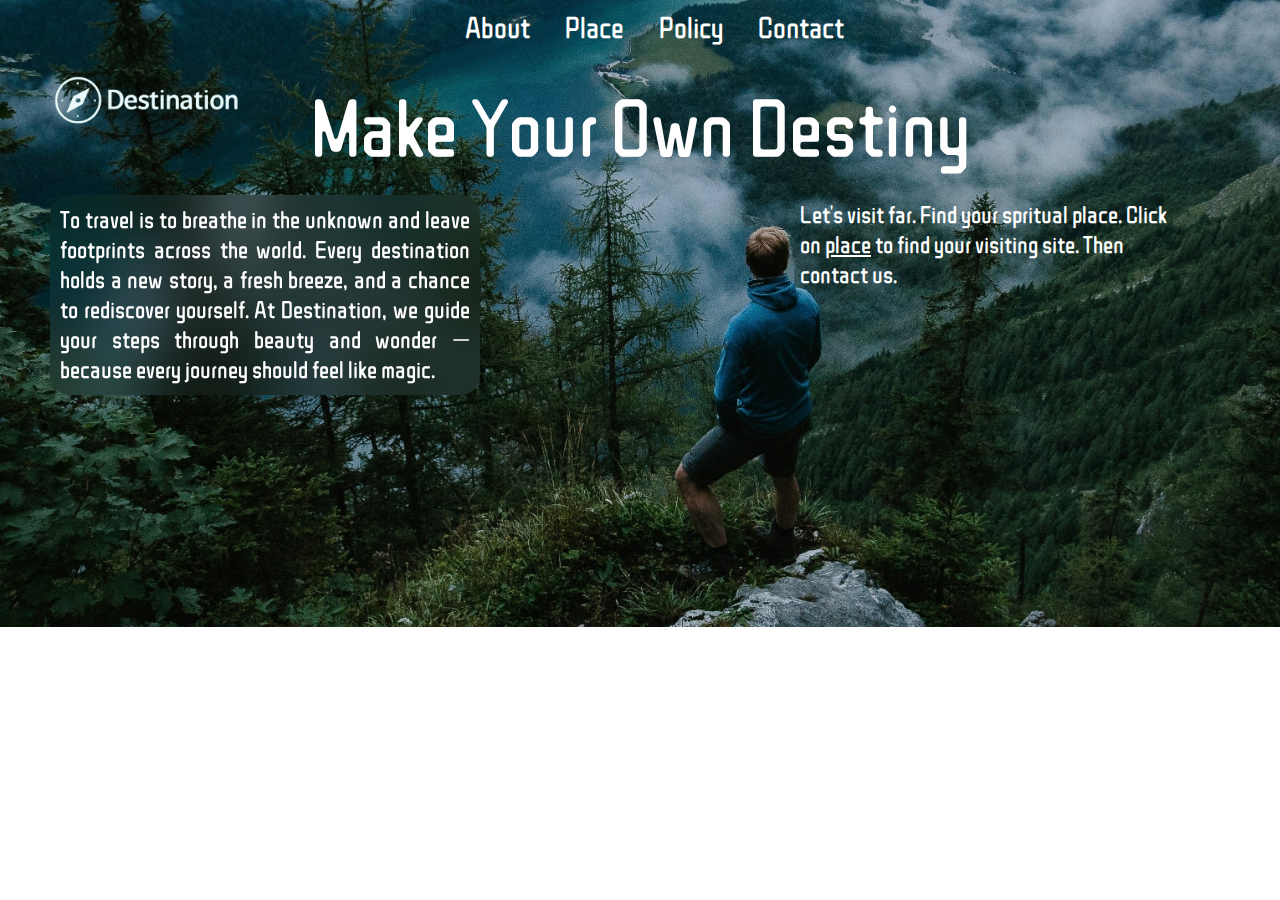
<file: index.html>
<!DOCTYPE html>
<html lang="en">

<head>
    <meta charset="UTF-8">
    <meta name="viewport" content="width=device-width, initial-scale=1.0">
    <title>www.destination.com</title>
    <link rel="stylesheet" href="style.css">
    <link rel="shortcut icon" href="favicon.png" type="image/png">
</head>

<body>
   
    <div>
           <div class="logo-div">
            <img src="logo3.png" alt="Destination Logo">
        </div>
        <div class="nav-div">
            <nav>
             
                <a href="/about.html">About</a>
                <a href="">Place</a>
                <a href="/policy.html">Policy</a>
                <a href="">Contact</a>
            </nav>
        </div>

        <div class="content">
        
            <h1>Make Your Own Destiny</h1>
<p class="p1">To travel is to breathe in the unknown and leave footprints across the world. Every destination holds a new story, a fresh breeze, and a chance to rediscover yourself. At Destination, we guide your steps through beauty and wonder — because every journey should feel like magic.</p>
       </div>
       <div class="contentex"><p class="p2">Let's visit far. Find your spritual place. Click on <u>place</u> to find your visiting site. Then contact us.</p></div>
    </div>
</body>

</html>
</file>
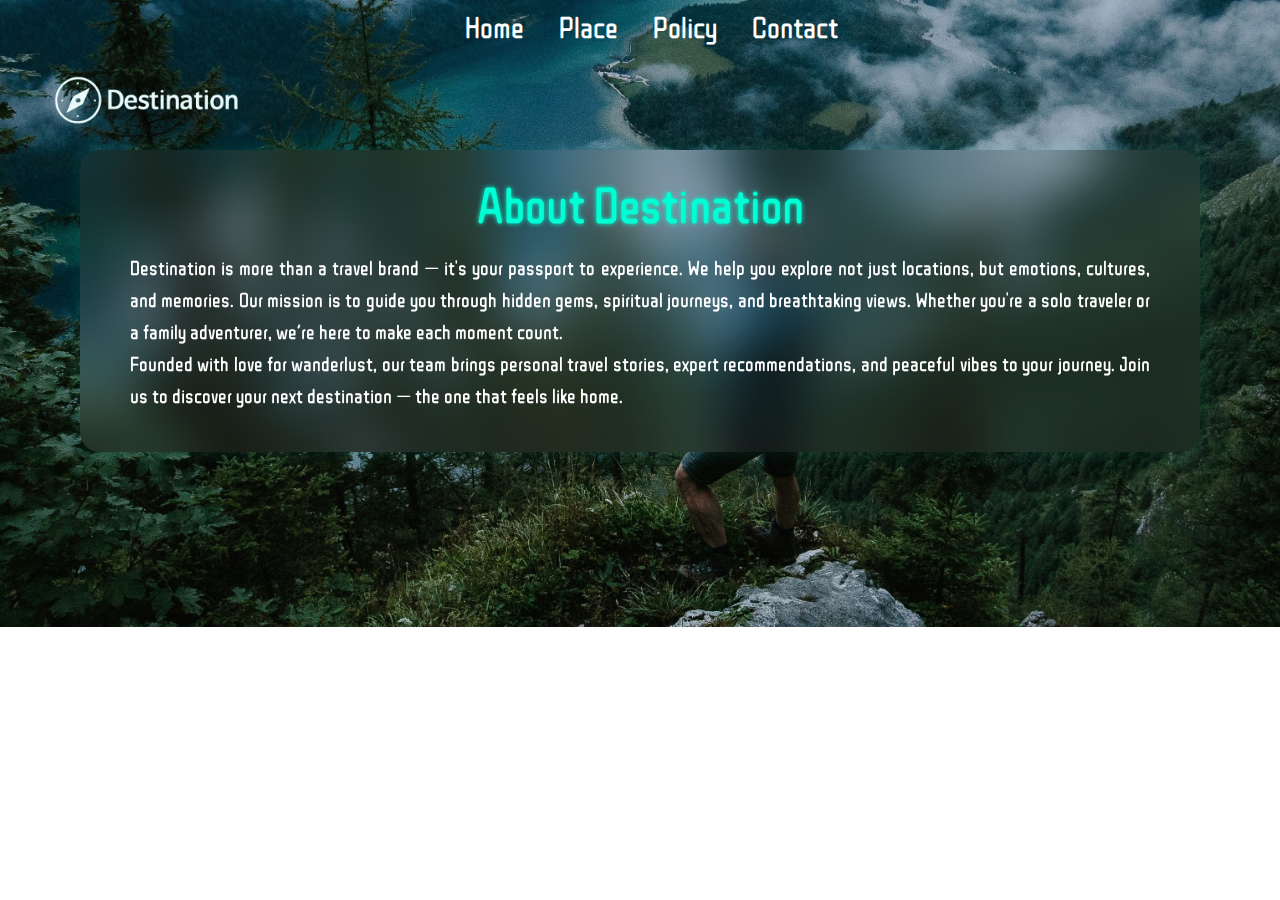
<file: about.html>
<!DOCTYPE html>
<html lang="en">
<head>
    <meta charset="UTF-8">
    <meta name="viewport" content="width=device-width, initial-scale=1.0">
    <title>About |  Destination</title>
    <link rel="stylesheet" href="about.css">
       <link rel="shortcut icon" href="favicon.png" type="image/png">
</head>
<body>
    <!DOCTYPE html>
<html lang="en">
<head>
  <meta charset="UTF-8">
  <meta name="viewport" content="width=device-width, initial-scale=1.0">
  <title>About | Destination</title>
  <link rel="stylesheet" href="style.css">
<link rel="shortcut icon" href="favicon.png" type="image/png">
</head>
<body>
  <div class="logo-div">
    <img src="logo3.png" alt="Destination Logo">
  </div>

  <div class="nav-div">
    <nav>
      <a href="index.html">Home</a>
      
      <a href="place.html">Place</a>
      <a href="policy.html">Policy</a>
      <a href="contact.html">Contact</a>
    </nav>
  </div>

  <div class="about-page">
    <h1>About Destination</h1>
    <p>
      Destination is more than a travel brand — it's your passport to experience. We help you explore not just locations,
      but emotions, cultures, and memories. Our mission is to guide you through hidden gems, spiritual journeys, and breathtaking views.
      Whether you're a solo traveler or a family adventurer, we’re here to make each moment count.
    </p>
    <p>
      Founded with love for wanderlust, our team brings personal travel stories, expert recommendations, and peaceful vibes to your journey.
      Join us to discover your next destination — the one that feels like home.
    </p>
  </div>
</body>
</html>

</body>
</html>
</file>
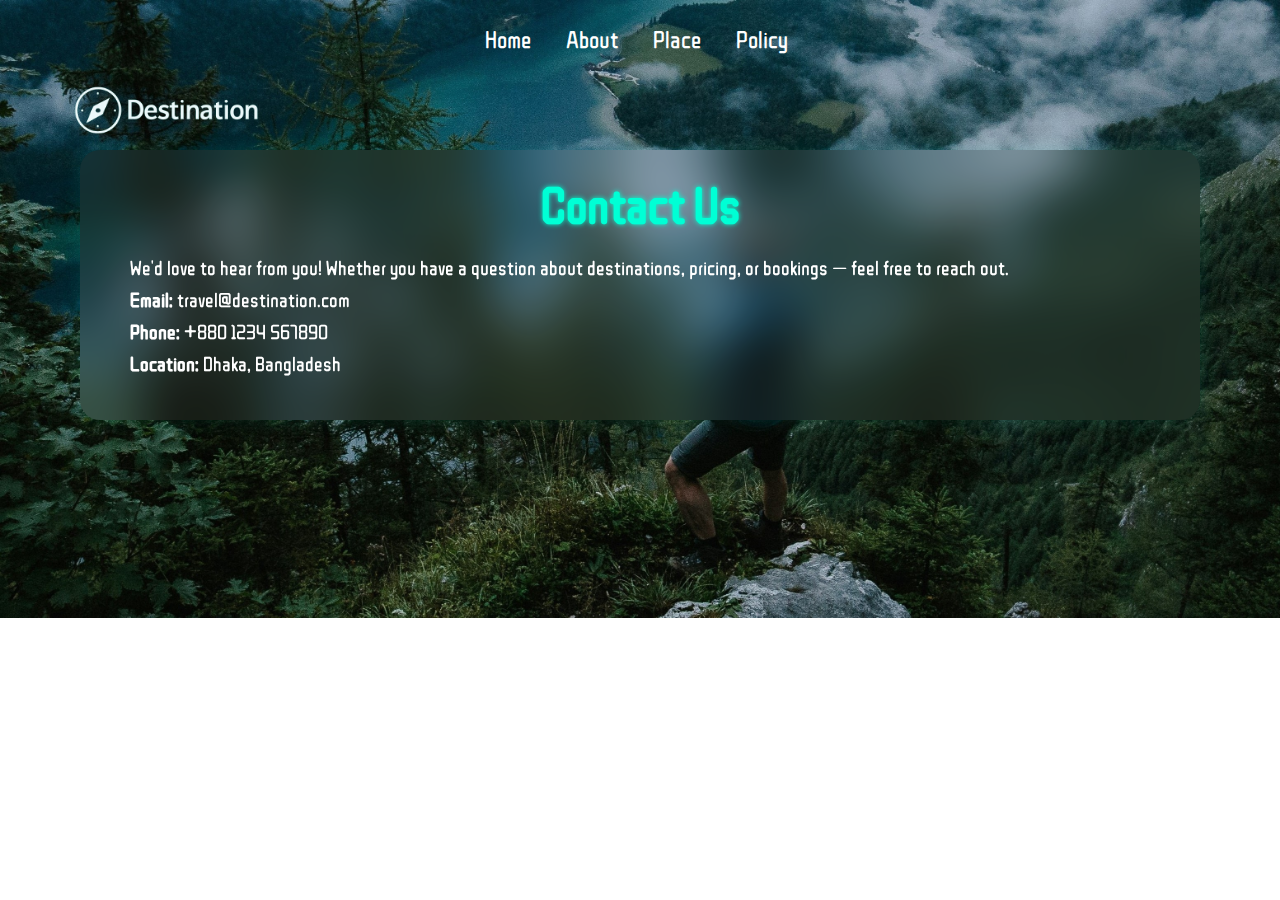
<file: contact.html>
<!DOCTYPE html>
<html lang="en">
<head>
  <meta charset="UTF-8" />
  <meta name="viewport" content="width=device-width, initial-scale=1.0"/>
  <title>Contact | Destination</title>
  <link rel="stylesheet" href="contact.css" />
  <link rel="icon" type="image/png" href="favicon.png" />
</head>
<body>
  <div class="logo-div">
    <img src="logo3.png" alt="Destination Logo" />
  </div>

  <div class="nav-div">
    <nav>
      <a href="index.html">Home</a>
      <a href="about.html">About</a>
      <a href="place.html">Place</a>
      <a href="policy.html">Policy</a>
      
    </nav>
  </div>

  <div class="about-page">
    <h1>Contact Us</h1>
    <p>We'd love to hear from you! Whether you have a question about destinations, pricing, or bookings — feel free to reach out.</p>
    <p><strong>Email:</strong> travel@destination.com<br>
       <strong>Phone:</strong> +880 1234 567890<br>
       <strong>Location:</strong> Dhaka, Bangladesh</p>
  </div>
</body>
</html>
</file>
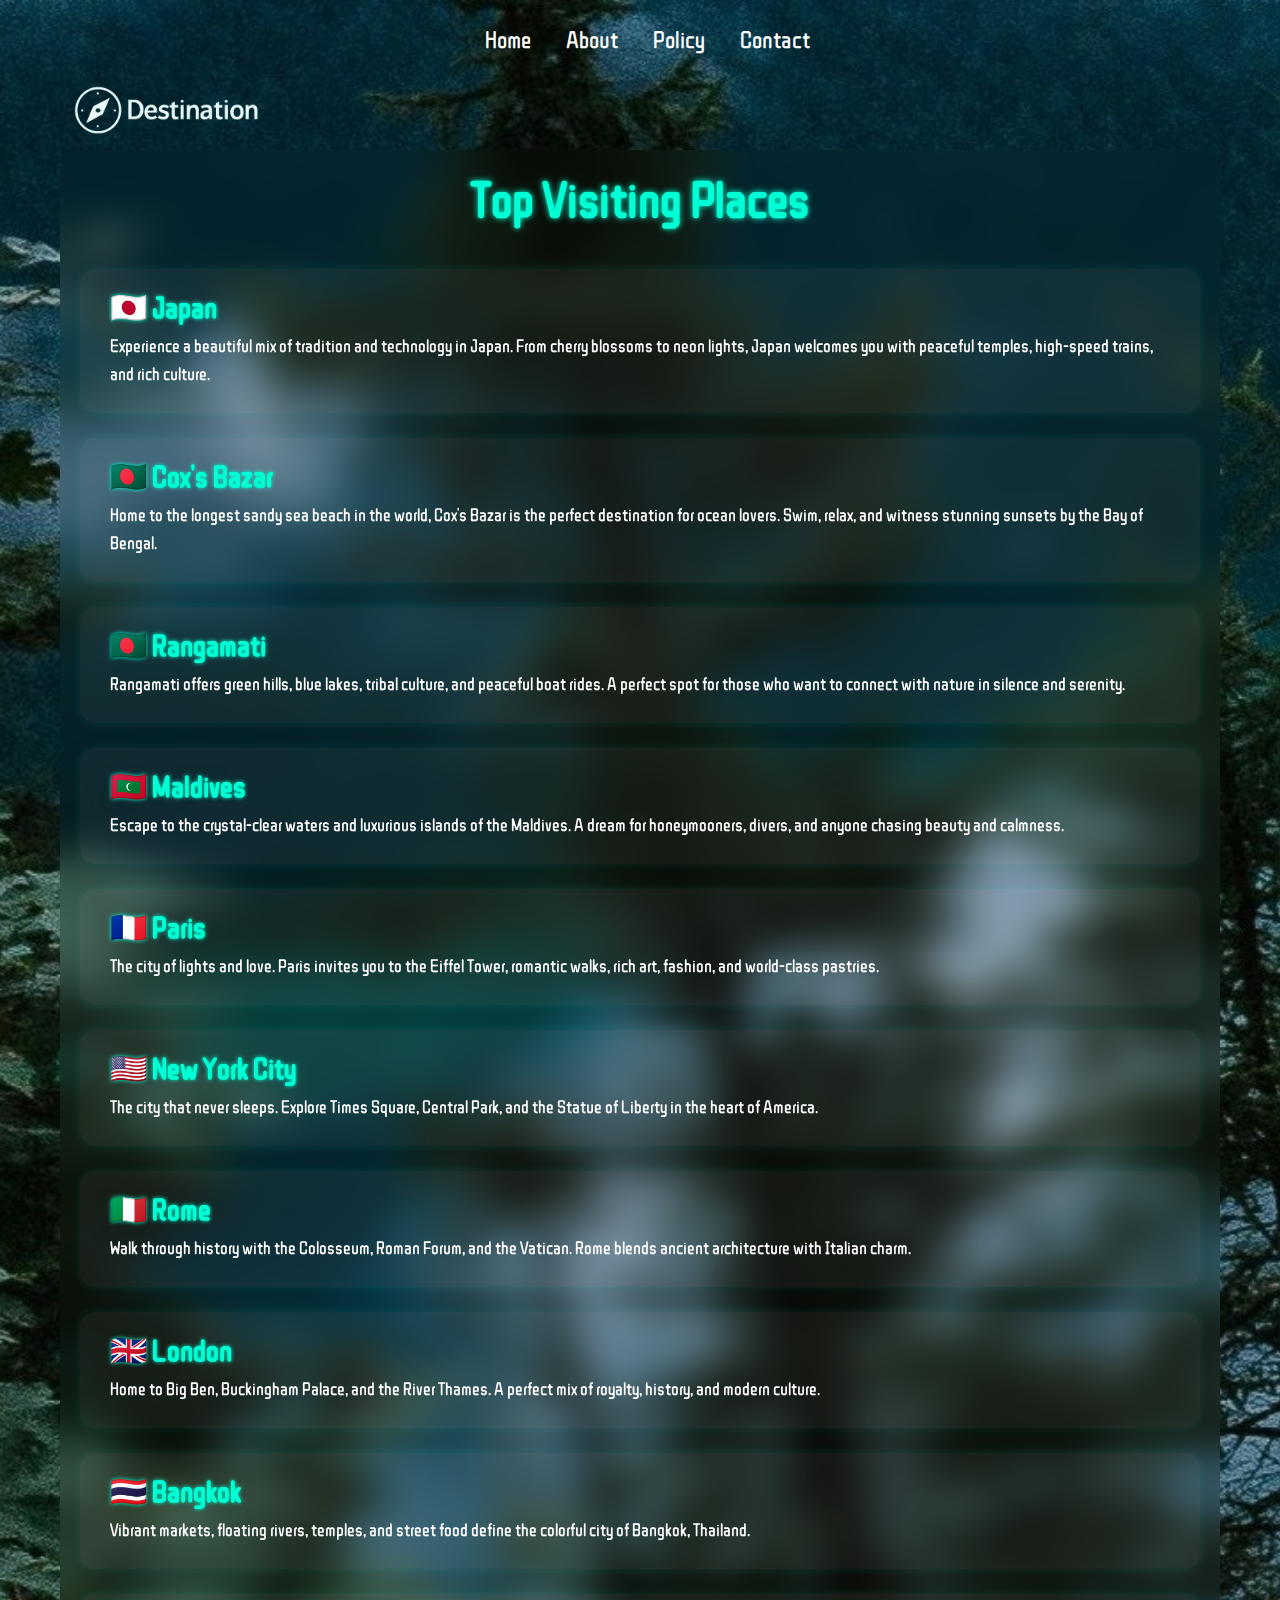
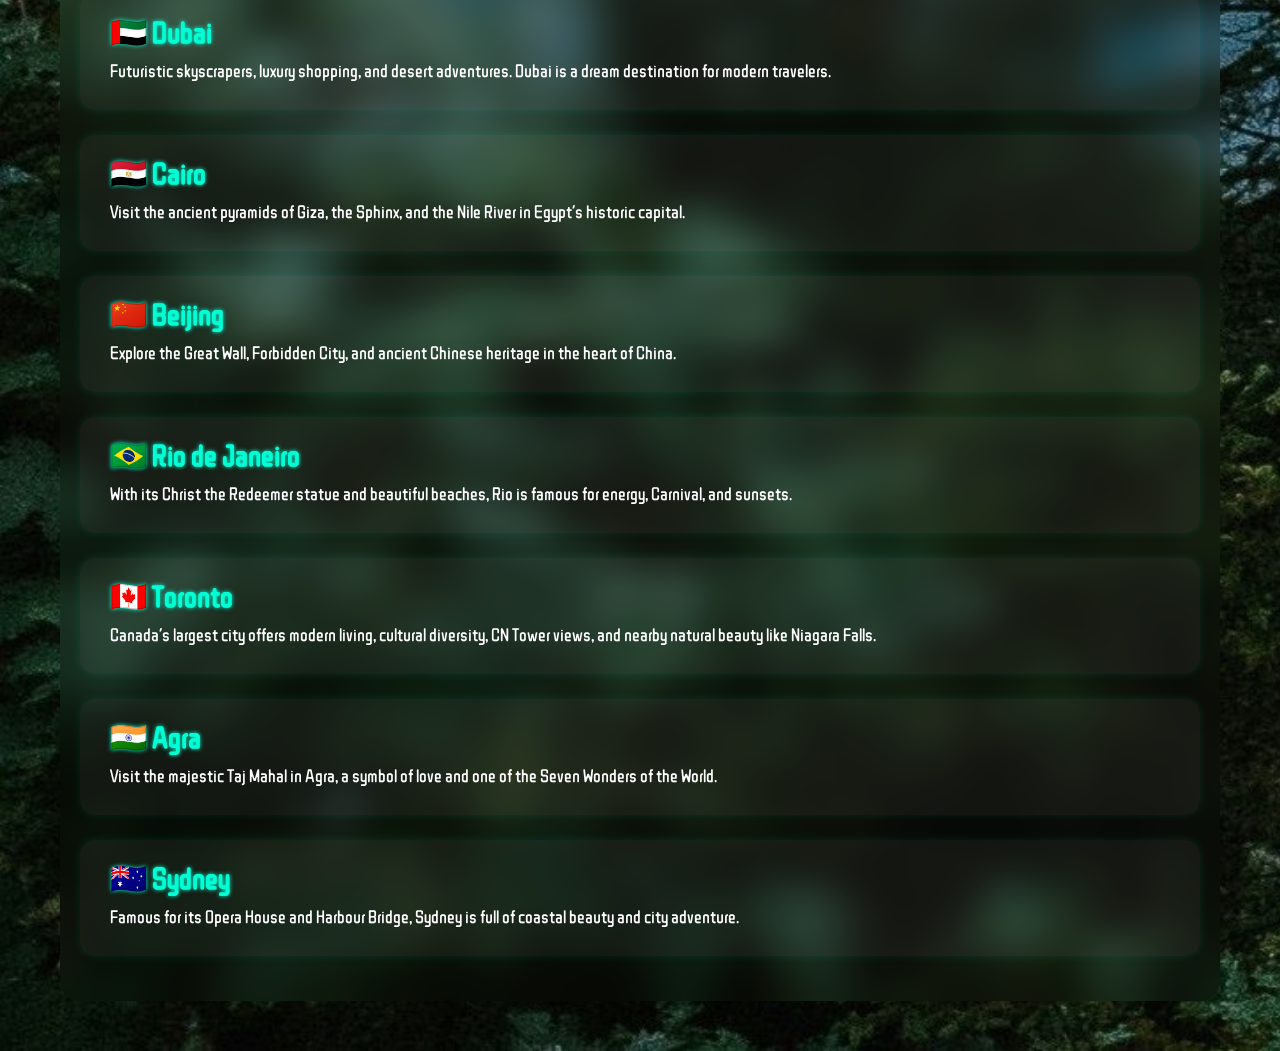
<file: place.html>
<!DOCTYPE html>
<html lang="en">
<head>
  <meta charset="UTF-8" />
  <meta name="viewport" content="width=device-width, initial-scale=1.0"/>
  <title>Places | Destination</title>
  <link rel="stylesheet" href="place.css" />
  <link rel="icon" type="image/png" href="favicon.png" />
</head>
<body>
  <div class="logo-div">
    <img src="logo3.png" alt="Destination Logo" />
  </div>

  <div class="nav-div">
    <nav>
      <a href="index.html">Home</a>
      <a href="about.html">About</a>
      
      <a href="policy.html">Policy</a>
      <a href="contact.html">Contact</a>
    </nav>
  </div>

  <div class="places-page">
    <h1>Top Visiting Places</h1>

    <div class="place-card">
      <h2>🇯🇵 Japan</h2>
      <p>Experience a beautiful mix of tradition and technology in Japan. From cherry blossoms to neon lights, Japan welcomes you with peaceful temples, high-speed trains, and rich culture.</p>
    </div>

    <div class="place-card">
      <h2>🇧🇩 Cox's Bazar</h2>
      <p>Home to the longest sandy sea beach in the world, Cox's Bazar is the perfect destination for ocean lovers. Swim, relax, and witness stunning sunsets by the Bay of Bengal.</p>
    </div>

    <div class="place-card">
      <h2>🇧🇩 Rangamati</h2>
      <p>Rangamati offers green hills, blue lakes, tribal culture, and peaceful boat rides. A perfect spot for those who want to connect with nature in silence and serenity.</p>
    </div>

    <div class="place-card">
      <h2>🇲🇻 Maldives</h2>
      <p>Escape to the crystal-clear waters and luxurious islands of the Maldives. A dream for honeymooners, divers, and anyone chasing beauty and calmness.</p>
    </div>

    <div class="place-card">
      <h2>🇫🇷 Paris</h2>
      <p>The city of lights and love. Paris invites you to the Eiffel Tower, romantic walks, rich art, fashion, and world-class pastries.</p>
    </div>
<div class="place-card">
  <h2>🇺🇸 New York City</h2>
  <p>The city that never sleeps. Explore Times Square, Central Park, and the Statue of Liberty in the heart of America.</p>
</div>

<div class="place-card">
  <h2>🇮🇹 Rome</h2>
  <p>Walk through history with the Colosseum, Roman Forum, and the Vatican. Rome blends ancient architecture with Italian charm.</p>
</div>

<div class="place-card">
  <h2>🇬🇧 London</h2>
  <p>Home to Big Ben, Buckingham Palace, and the River Thames. A perfect mix of royalty, history, and modern culture.</p>
</div>

<div class="place-card">
  <h2>🇹🇭 Bangkok</h2>
  <p>Vibrant markets, floating rivers, temples, and street food define the colorful city of Bangkok, Thailand.</p>
</div>

<div class="place-card">
  <h2>🇦🇪 Dubai</h2>
  <p>Futuristic skyscrapers, luxury shopping, and desert adventures. Dubai is a dream destination for modern travelers.</p>
</div>

<div class="place-card">
  <h2>🇪🇬 Cairo</h2>
  <p>Visit the ancient pyramids of Giza, the Sphinx, and the Nile River in Egypt’s historic capital.</p>
</div>

<div class="place-card">
  <h2>🇨🇳 Beijing</h2>
  <p>Explore the Great Wall, Forbidden City, and ancient Chinese heritage in the heart of China.</p>
</div>

<div class="place-card">
  <h2>🇧🇷 Rio de Janeiro</h2>
  <p>With its Christ the Redeemer statue and beautiful beaches, Rio is famous for energy, Carnival, and sunsets.</p>
</div>

<div class="place-card">
  <h2>🇨🇦 Toronto</h2>
  <p>Canada’s largest city offers modern living, cultural diversity, CN Tower views, and nearby natural beauty like Niagara Falls.</p>
</div>

<div class="place-card">
  <h2>🇮🇳 Agra</h2>
  <p>Visit the majestic Taj Mahal in Agra, a symbol of love and one of the Seven Wonders of the World.</p>
</div>

<div class="place-card">
  <h2>🇦🇺 Sydney</h2>
  <p>Famous for its Opera House and Harbour Bridge, Sydney is full of coastal beauty and city adventure.</p>
</div>

  </div>
</body>
</html>
</file>
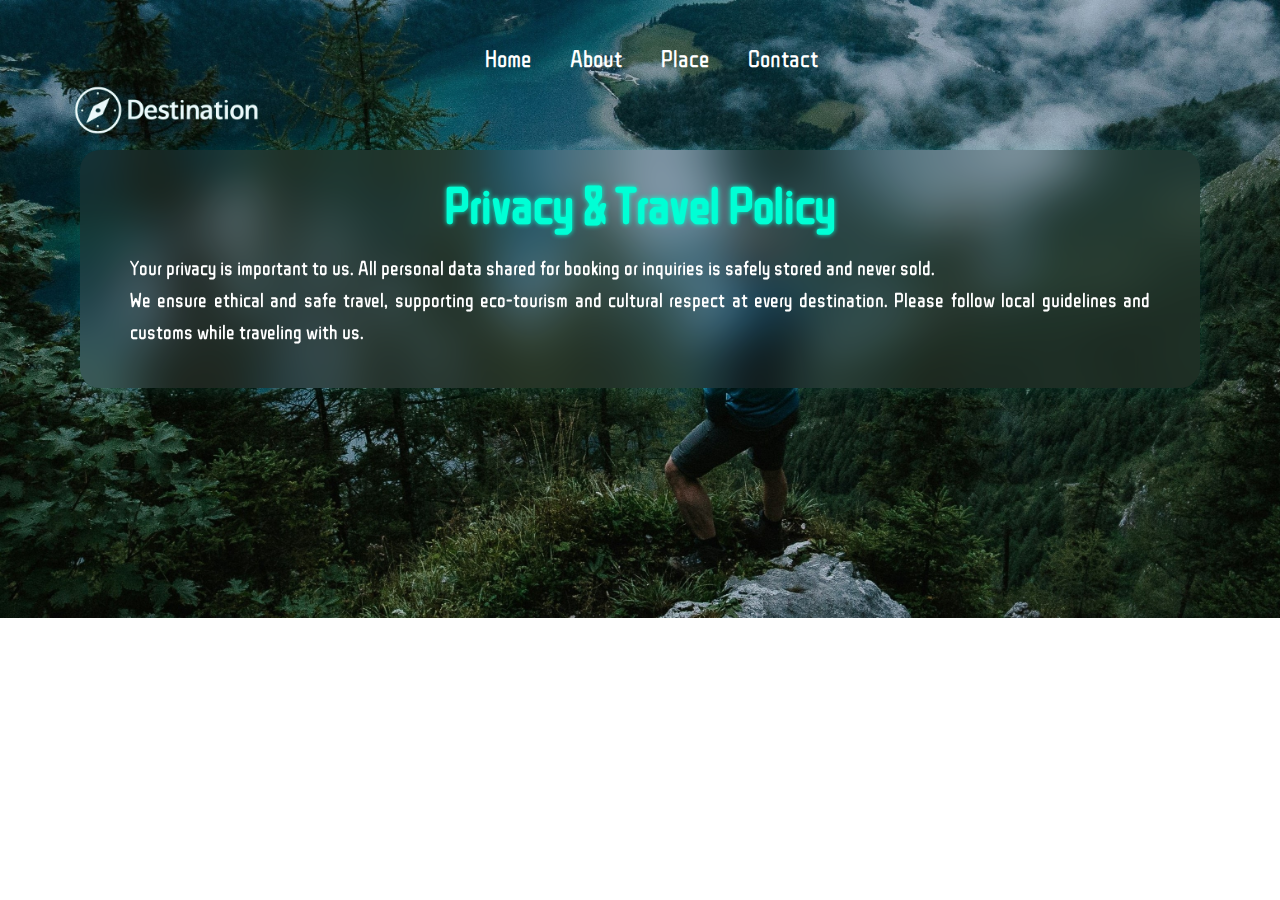
<file: policy.html>
<!DOCTYPE html>
<html lang="en">
<head>
  <meta charset="UTF-8" />
  <meta name="viewport" content="width=device-width, initial-scale=1.0"/>
  <title>Policy | Destination</title>
  <link rel="stylesheet" href="policy.css"/>
  <link rel="icon" type="image/png" href="favicon.png" />
</head>
<body>
  <div class="logo-div">
    <img src="logo3.png" alt="Destination Logo" />
  </div>

  <div class="nav-div">
    <nav>
      <a href="index.html">Home</a>
      <a href="about.html">About</a>
      <a href="place.html">Place</a>
      
      <a href="contact.html">Contact</a>
    </nav>
  </div>

  <div class="about-page">
    <h1>Privacy & Travel Policy</h1>
    <p>Your privacy is important to us. All personal data shared for booking or inquiries is safely stored and never sold.</p>
    <p>We ensure ethical and safe travel, supporting eco-tourism and cultural respect at every destination. Please follow local guidelines and customs while traveling with us.</p>
  </div>
</body>
</html>
</file>
<file: style.css>
@import url('https://fonts.googleapis.com/css2?family=Bitcount+Grid+Double:wght@100..900&family=Michroma&family=WDXL+Lubrifont+TC&display=swap');
* {
    margin:0;
    padding: 0;
  font-family: "WDXL Lubrifont TC", sans-serif;
  font-weight: 400;
  font-style: normal
  
}
body {
    background-image: url(bg.jpg);
    background-repeat: no-repeat;
    background-size:1300px;

    
}
.nav-div {
    font-size: 30px;
    text-align: center;
    margin-top: 10px;
   position: absolute;
   top: 0;
   left: 450px;
}
.nav-div a {
    color:rgb(255, 255, 255);
    text-decoration:none;
padding:15px ;
}
.nav-div a:hover {
    color: #00ffd5;
    border-bottom: 2px solid #00ffd5;
    text-shadow: 0 0 3px #00ffd5;

}
.content h1 {
    color: white;
    margin-top: 80px;
    font-size: 80px;
    text-align: center;
}
.p1{
    color: white;
    /* border: 1px solid red; */
    text-align:justify;
    font-size: x-large;
    margin-top: 20px;
    margin-right: 800px;
margin-left: 50px;
line-height: 30px;
backdrop-filter: blur(30px);
border-radius: 20px;
padding: 10px;
display: flex;
justify-content:space-between;
}
.p2 {
    color: white;
    font-size: x-large;
}
.contentex {
    position: absolute;
    right: 0;
    top: 200px;
    margin-left: 800px;
    margin-right: 100px;
    line-height: 30px;
}
.logo-div {
    position: absolute;
    top: 0px;
    left: 0px;
    
}

.logo-div img {
    height: 200px; 
    
}
</file>
<file: about.css>
.about-page {
    margin: 150px 80px 50px 80px;
    background: rgba(255, 255, 255, 0.05);
    backdrop-filter: blur(25px);
    padding: 40px 50px;
    border-radius: 20px;
    color: white;
    font-size: 20px;
    line-height: 32px;
    box-shadow: 0 0 20px rgba(0, 255, 213, 0.1);
    text-align: justify;
}

.about-page h1 {
    font-size: 50px;
    text-align: center;
    color: #00ffd5;
    text-shadow: 0 0 5px #00ffd5;
    margin-bottom: 30px;
}
</file>
<file: contact.css>
@import url('https://fonts.googleapis.com/css2?family=WDXL+Lubrifont+TC&display=swap');

* {
    margin: 0;
    padding: 0;
    box-sizing: border-box;
    font-family: "WDXL Lubrifont TC", sans-serif;
}

body {
    background-image: url(bg.jpg); /* use your actual background image */
    background-size: cover;
    background-repeat: no-repeat;
    color: white;
}

/* LOGO */
.logo-div {
    position: absolute;
    top: 10px;
    left: 20px;
}

.logo-div img {
    height: 200px;
    width: auto;
}

/* NAVBAR */
.nav-div {
    font-size: 30px;
    text-align: center;
    margin-top: 10px;
    position: absolute;
    top: 0;
    left: 450px;
    /* background: rgba(255, 255, 255, 0.05); */
    padding: 10px 20px;
    /* border-radius: 10px; */
    /* backdrop-filter: blur(10px); */
    /* box-shadow: 0 0 10px rgba(0, 255, 213, 0.3); */
}

.nav-div a {
    color: white;
    text-decoration: none;
    padding: 15px;
    position: relative;
    transition: all 0.3s ease;
    font-size: 24px;
}

.nav-div a::after {
    content: '';
    position: absolute;
    left: 0;
    bottom: 5px;
    height: 2px;
    width: 0%;
    background-color: #00ffd5;
    transition: width 0.3s ease;
}

.nav-div a:hover {
    color: #00ffd5;
    text-shadow: 0 0 5px #00ffd5;
}

.nav-div a:hover::after {
    width: 100%;
}

/* CONTACT SECTION */
.about-page {
    margin: 150px 80px 50px 80px;
    background: rgba(255, 255, 255, 0.05);
    backdrop-filter: blur(25px);
    padding: 40px 50px;
    border-radius: 20px;
    color: white;
    font-size: 20px;
    line-height: 32px;
    box-shadow: 0 0 20px rgba(0, 255, 213, 0.1);
    text-align: justify;
}

.about-page h1 {
    font-size: 50px;
    text-align: center;
    color: #00ffd5;
    text-shadow: 0 0 5px #00ffd5;
    margin-bottom: 30px;
}
</file>
<file: place.css>
@import url('https://fonts.googleapis.com/css2?family=WDXL+Lubrifont+TC&display=swap');

* {
  margin: 0;
  padding: 0;
  box-sizing: border-box;
  font-family: "WDXL Lubrifont TC", sans-serif;
}

body {
  background-image: url(bg.jpg);
  background-size: cover;
  background-repeat:repeat;
  color: white;
}

/* LOGO */
.logo-div {
  position: absolute;
  top: 10px;
  left: 20px;
}

.logo-div img {
  height: 200px;
  width: auto;
}

/* NAVBAR */
.nav-div {
  font-size: 30px;
  text-align: center;
  margin-top: 10px;
  position: absolute;
  top: 0;
  left: 450px;
  /* background: rgba(255, 255, 255, 0.05); */
  padding: 10px 20px;
  /* border-radius: 10px;
  backdrop-filter: blur(10px);
  box-shadow: 0 0 10px rgba(0, 255, 213, 0.3); */
}

.nav-div a {
  color: white;
  text-decoration: none;
  padding: 15px;
  position: relative;
  transition: all 0.3s ease;
  font-size: 24px;
}

.nav-div a::after {
  content: '';
  position: absolute;
  left: 0;
  bottom: 5px;
  height: 2px;
  width: 0%;
  background-color: #00ffd5;
  transition: width 0.3s ease;
}

.nav-div a:hover {
  color: #00ffd5;
  text-shadow: 0 0 5px #00ffd5;
}

.nav-div a:hover::after {
  width: 100%;
}

/* PLACES SECTION */
.places-page {
  margin: 150px 60px 50px 60px;
  padding: 20px;
  backdrop-filter: blur(20px);
  border-radius: 20px;
}

.places-page h1 {
  text-align: center;
  font-size: 50px;
  color: #00ffd5;
  text-shadow: 0 0 6px #00ffd5;
  margin-bottom: 40px;
}

.place-card {
  background: rgba(255, 255, 255, 0.05);
  backdrop-filter: blur(10px);
  padding: 25px 30px;
  border-radius: 15px;
  margin-bottom: 25px;
  box-shadow: 0 0 10px rgba(0, 255, 213, 0.1);
  line-height: 28px;
  font-size: 18px;
}

.place-card h2 {
  font-size: 30px;
  color: #00ffd5;
  margin-bottom: 10px;
  text-shadow: 0 0 4px #00ffd5;
}
</file>
<file: policy.css>
@import url('https://fonts.googleapis.com/css2?family=WDXL+Lubrifont+TC&display=swap');

* {
    margin: 0;
    padding: 0;
    box-sizing: border-box;
    font-family: "WDXL Lubrifont TC", sans-serif;
}

body {
    background-image: url(bg.jpg); /* use your background */
    background-size: cover;
    background-repeat: no-repeat;
    color: white;
}

/* LOGO */
.logo-div {
    position: absolute;
    top: 10px;
    left: 20px;
}

.logo-div img {
    height: 200px;
    width: auto;
}

/* NAVBAR */
.nav-div {
    font-size: 50px;
    text-align: center;
    margin-top: 10px;
    position: absolute;
    top: 0;
    left: 450px;
    /* background: rgba(255, 255, 255, 0.05); */
    padding: 10px 20px;
    /* border-radius: 10px; */
    /* backdrop-filter: blur(10px); */
    /* box-shadow: 0 0 10px rgba(0, 255, 213, 0.3); */
}

.nav-div a {
    color: white;
    text-decoration: none;
    padding: 15px;
    position: relative;
    transition: all 0.3s ease;
    font-size: 24px;
}

.nav-div a::after {
    content: '';
    position: absolute;
    left: 0;
    bottom: 5px;
    height: 2px;
    width: 0%;
    background-color: #00ffd5;
    transition: width 0.3s ease;
}

.nav-div a:hover {
    color: #00ffd5;
    text-shadow: 0 0 5px #00ffd5;
}

.nav-div a:hover::after {
    width: 100%;
}

/* POLICY SECTION */
.about-page {
    margin: 150px 80px 50px 80px;
    background: rgba(255, 255, 255, 0.05);
    backdrop-filter: blur(25px);
    padding: 40px 50px;
    border-radius: 20px;
    color: white;
    font-size: 20px;
    line-height: 32px;
    box-shadow: 0 0 20px rgba(0, 255, 213, 0.1);
    text-align: justify;
}

.about-page h1 {
    font-size: 50px;
    text-align: center;
    color: #00ffd5;
    text-shadow: 0 0 5px #00ffd5;
    margin-bottom: 30px;
}
</file>
